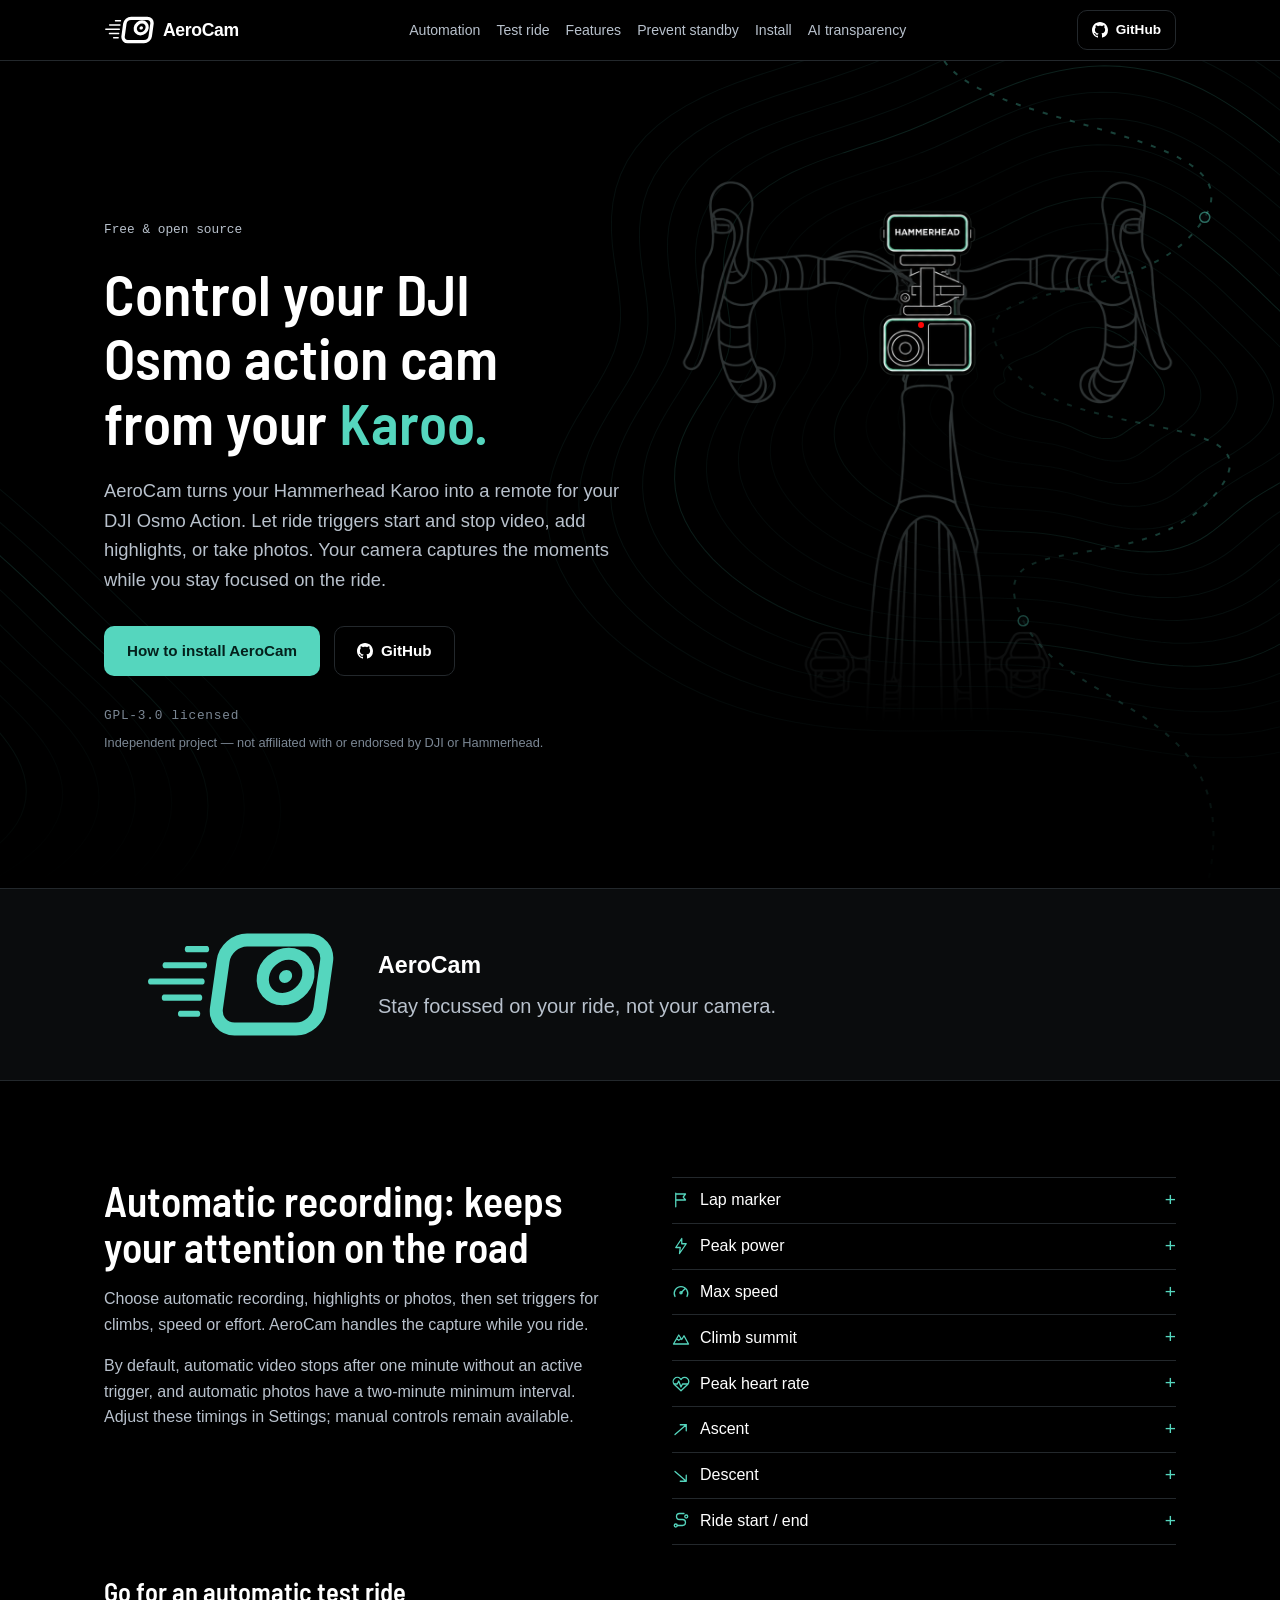
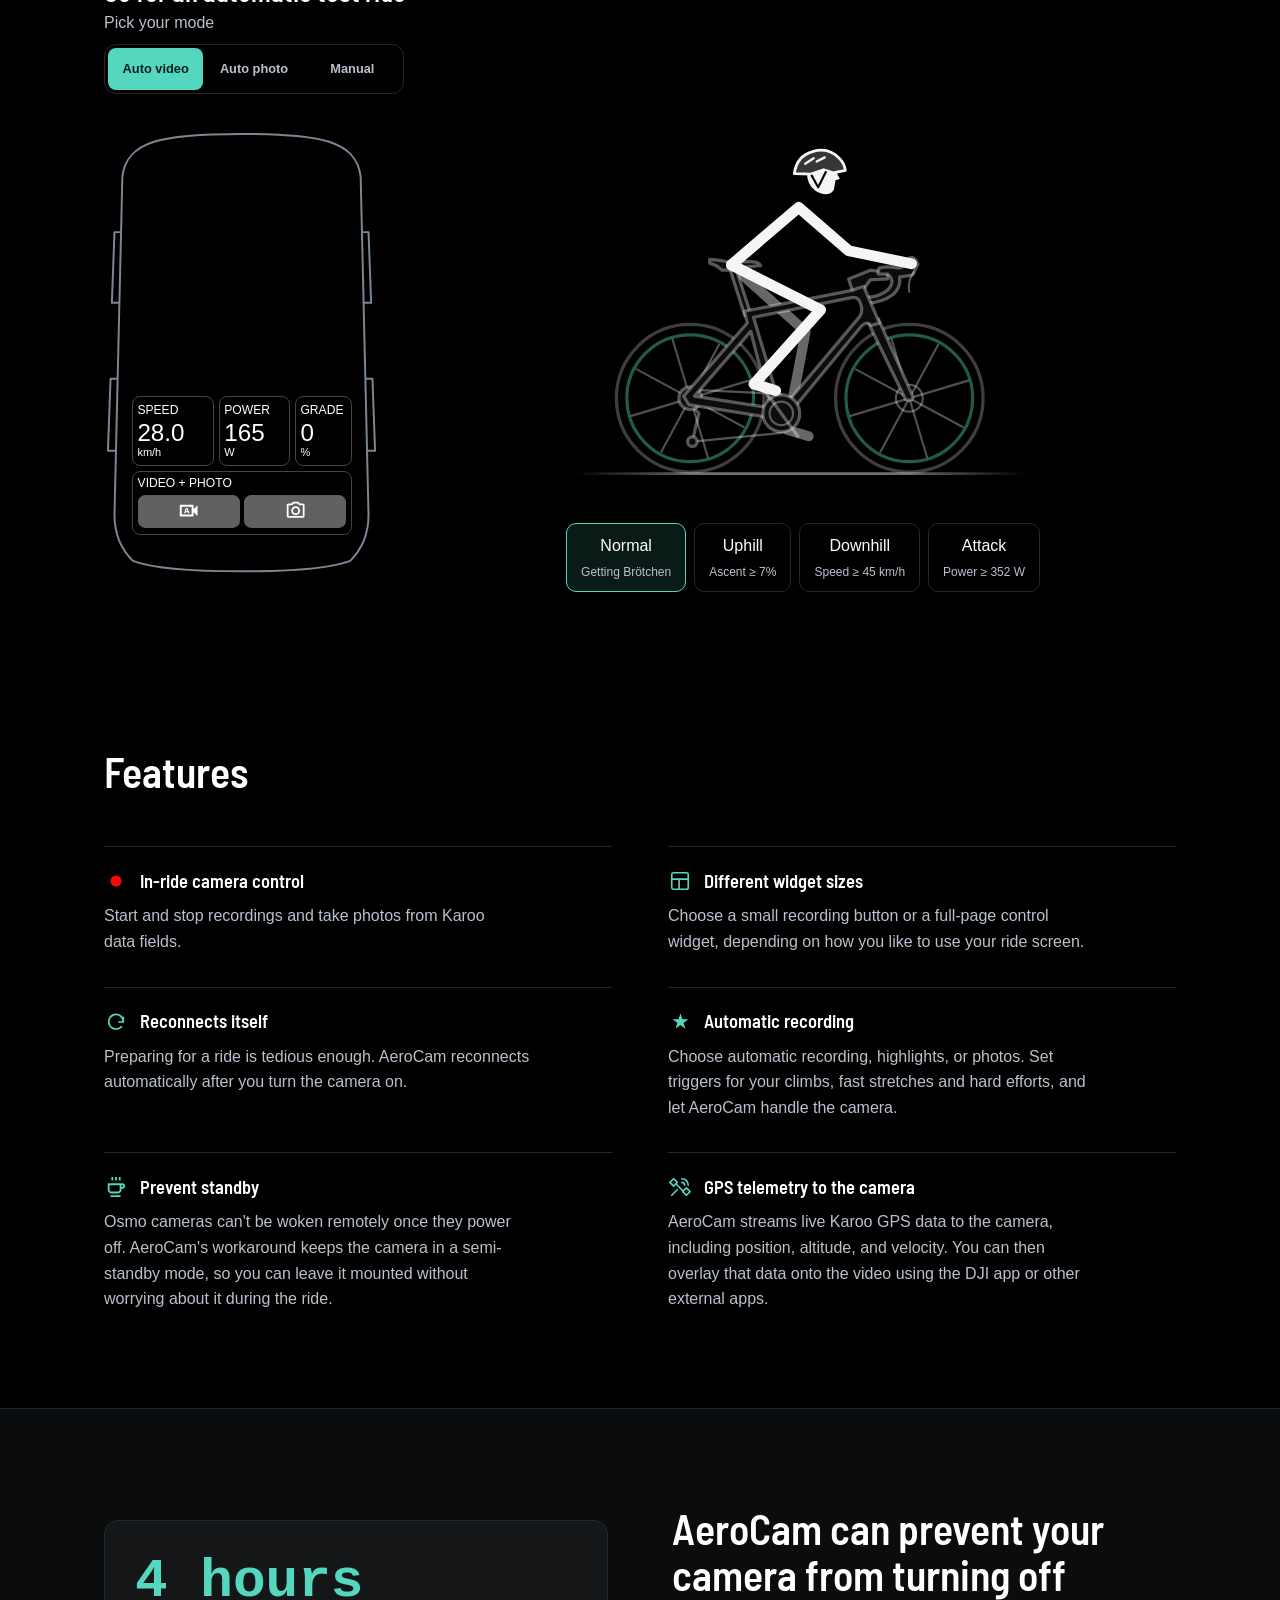
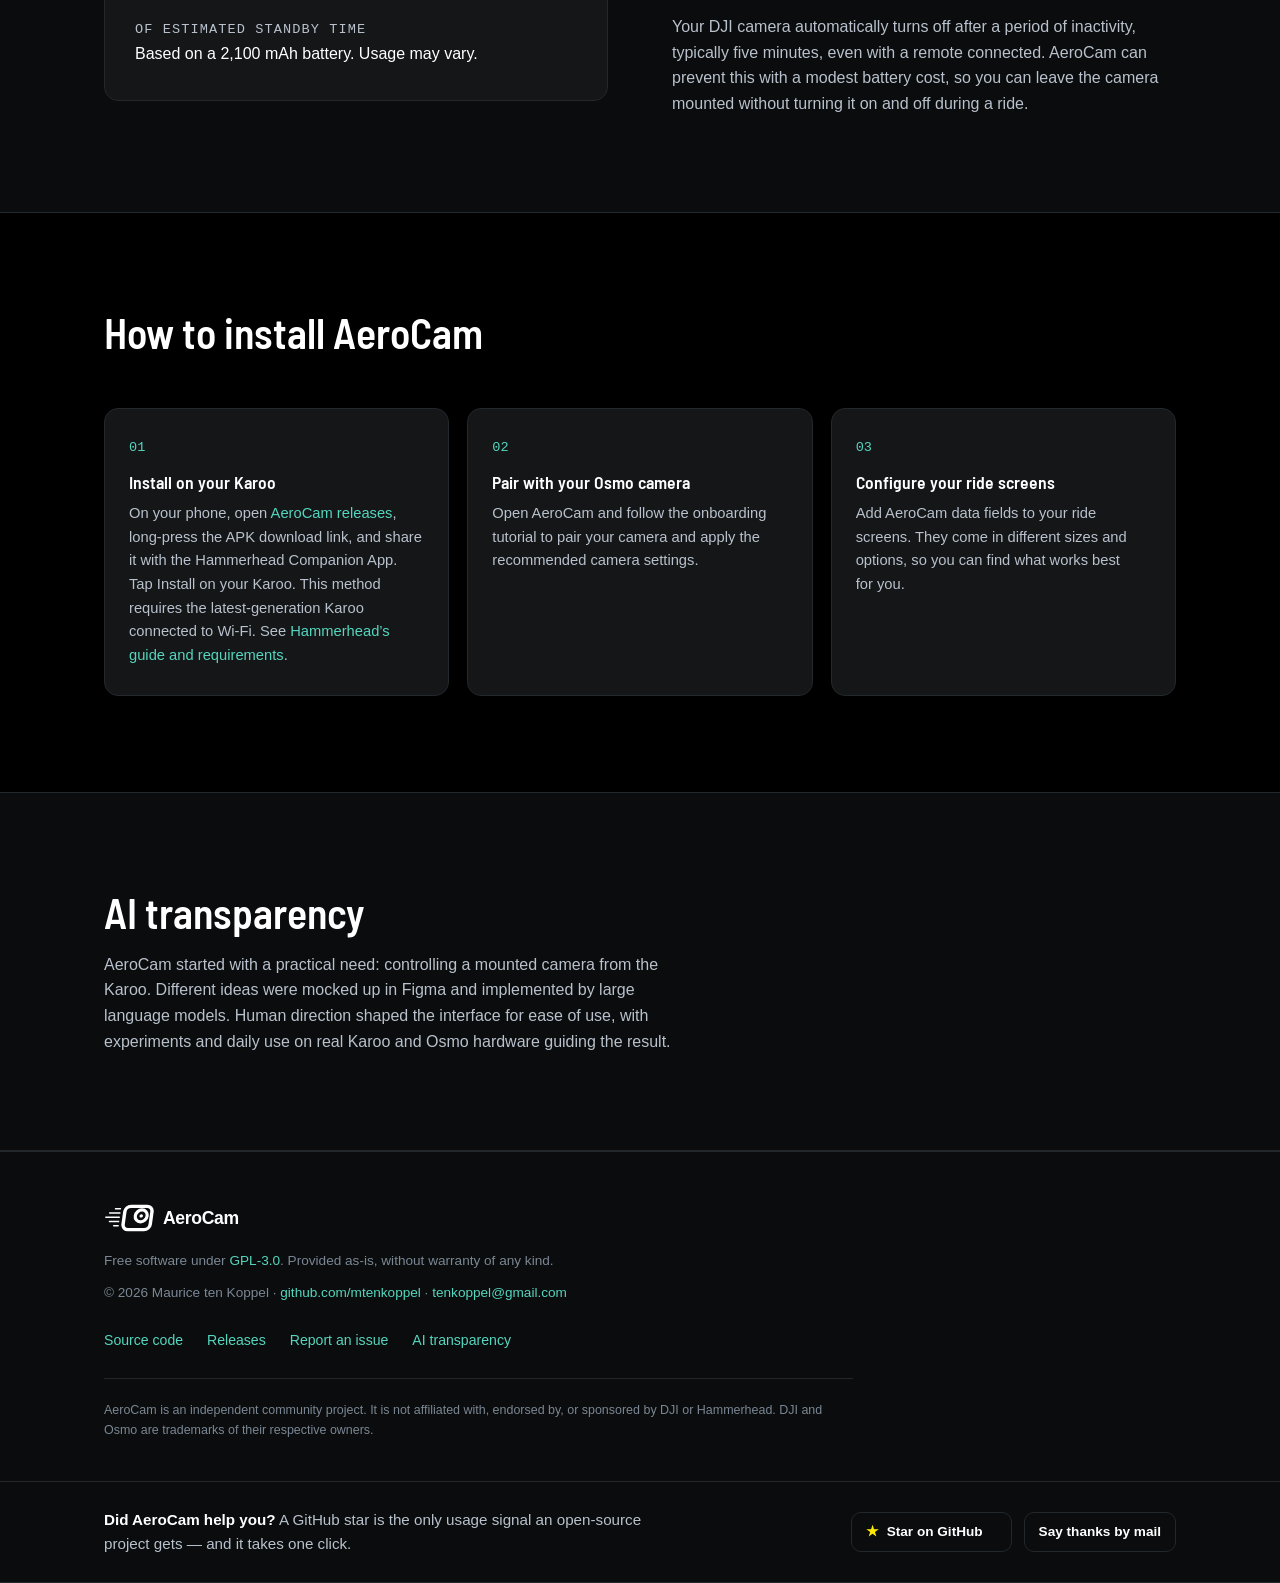
<file: landingpage/index.html>
<!DOCTYPE html>
<html lang="en">
<head>
  <meta charset="UTF-8" />
  <meta name="viewport" content="width=device-width, initial-scale=1.0" />
  <title>AeroCam — DJI Osmo Action control for Hammerhead Karoo</title>
  <meta name="description" content="AeroCam is an open-source Karoo extension that controls your DJI Osmo Action over Bluetooth. Automatic recording, photos and video highlights, triggered by your ride." />
  <link rel="stylesheet" href="styles.css?v=582ee460f938" />
  <link rel="stylesheet" href="ride-demo.css?v=d69779c7762c">
</head>
<body>

  <!-- AeroCam mark (from /Developer/AeroCam/AeroCam.svg), recolorable via currentColor -->
  <svg xmlns="http://www.w3.org/2000/svg" style="display:none" aria-hidden="true">
    <symbol id="aerocam-mark" viewBox="0 128 470 264">
      <path d="M406.919 150H254.919C226.2 150 199.647 173.281 195.611 202L179.308 318C175.272 346.719 195.281 370 224 370H376C404.719 370 431.272 346.719 435.308 318L451.611 202C455.647 173.281 435.638 150 406.919 150Z" stroke="currentColor" stroke-width="32.1569" fill="none"/>
      <path d="M342.4 296C373.328 296 401.924 270.928 406.27 240C410.617 209.072 389.069 184 358.141 184C327.213 184 298.617 209.072 294.27 240C289.924 270.928 311.472 296 342.4 296Z" stroke="currentColor" stroke-width="30.1471" fill="none"/>
      <path d="M348.022 256C356.858 256 365.028 248.837 366.27 240C367.512 231.163 361.356 224 352.519 224C343.682 224 335.512 231.163 334.27 240C333.028 248.837 339.185 256 348.022 256Z" fill="currentColor"/>
      <path d="M156 165H106C103.239 165 101 168.358 101 172.5C101 176.642 103.239 180 106 180H156C158.761 180 161 176.642 161 172.5C161 168.358 158.761 165 156 165Z" fill="currentColor"/>
      <path d="M151 205H51C48.2386 205 46 208.358 46 212.5C46 216.642 48.2386 220 51 220H151C153.761 220 156 216.642 156 212.5C156 208.358 153.761 205 151 205Z" fill="currentColor"/>
      <path d="M145 245H15C12.2386 245 10 248.358 10 252.5C10 256.642 12.2386 260 15 260H145C147.761 260 150 256.642 150 252.5C150 248.358 147.761 245 145 245Z" fill="currentColor"/>
      <path d="M139 285H49C46.2386 285 44 288.358 44 292.5C44 296.642 46.2386 300 49 300H139C141.761 300 144 296.642 144 292.5C144 288.358 141.761 285 139 285Z" fill="currentColor"/>
      <path d="M134 325H89C86.2386 325 84 328.358 84 332.5C84 336.642 86.2386 340 89 340H134C136.761 340 139 336.642 139 332.5C139 328.358 136.761 325 134 325Z" fill="currentColor"/>
    </symbol>
  </svg>

  <!-- ======================= NAV ======================= -->
  <header class="nav">
    <div class="container nav-inner">
      <a class="brand" href="#top"><svg class="brand-logo"><use href="#aerocam-mark"/></svg>AeroCam</a>
      <nav class="nav-links">
        <a href="#highlights">Automation</a>
        <a href="#widgets">Test ride</a>
        <a href="#features">Features</a>
        <a href="#keepawake">Prevent standby</a>
        <a href="#how">Install</a>
        <a href="#transparency">AI transparency</a>
      </nav>
      <a class="btn btn-ghost btn-sm" href="https://github.com/mtenkoppel/AeroCam" target="_blank" rel="noopener">
        <svg class="icon" viewBox="0 0 16 16" aria-hidden="true"><path fill="currentColor" d="M8 0C3.58 0 0 3.58 0 8c0 3.54 2.29 6.53 5.47 7.59.4.07.55-.17.55-.38 0-.19-.01-.82-.01-1.49-2.01.37-2.53-.49-2.69-.94-.09-.23-.48-.94-.82-1.13-.28-.15-.68-.52-.01-.53.63-.01 1.08.58 1.23.82.72 1.21 1.87.87 2.33.66.07-.52.28-.87.51-1.07-1.78-.2-3.64-.89-3.64-3.95 0-.87.31-1.59.82-2.15-.08-.2-.36-1.02.08-2.12 0 0 .67-.21 2.2.82.64-.18 1.32-.27 2-.27s1.36.09 2 .27c1.53-1.04 2.2-.82 2.2-.82.44 1.1.16 1.92.08 2.12.51.56.82 1.27.82 2.15 0 3.07-1.87 3.75-3.65 3.95.29.25.54.73.54 1.48 0 1.07-.01 1.93-.01 2.2 0 .21.15.46.55.38A8.01 8.01 0 0 0 16 8c0-4.42-3.58-8-8-8z"/></svg>
        GitHub
      </a>
    </div>
  </header>

  <!-- ======================= HERO ======================= -->
  <section class="hero" id="top">
    <div class="hero-terrain-bg" aria-hidden="true"></div>
    <div class="container hero-inner">
      <div class="hero-copy reveal">
        <div class="pill">
          Free &amp; open source
        </div>
        <h1>Control your DJI Osmo action cam from your <span class="accent">Karoo.</span></h1>
        <p class="lede">
          AeroCam turns your Hammerhead Karoo into a remote for your DJI Osmo Action.
          Let ride triggers start and stop video, add highlights, or take photos.
          Your camera captures the moments while you stay focused on the ride.
        </p>
        <div class="cta-row">
          <a class="btn btn-primary" href="#how">
            How to install AeroCam
          </a>
          <a class="btn btn-ghost" href="https://github.com/mtenkoppel/AeroCam" target="_blank" rel="noopener">
            <svg class="icon" viewBox="0 0 16 16" aria-hidden="true"><path fill="currentColor" d="M8 0C3.58 0 0 3.58 0 8c0 3.54 2.29 6.53 5.47 7.59.4.07.55-.17.55-.38 0-.19-.01-.82-.01-1.49-2.01.37-2.53-.49-2.69-.94-.09-.23-.48-.94-.82-1.13-.28-.15-.68-.52-.01-.53.63-.01 1.08.58 1.23.82.72 1.21 1.87.87 2.33.66.07-.52.28-.87.51-1.07-1.78-.2-3.64-.89-3.64-3.95 0-.87.31-1.59.82-2.15-.08-.2-.36-1.02.08-2.12 0 0 .67-.21 2.2.82.64-.18 1.32-.27 2-.27s1.36.09 2 .27c1.53-1.04 2.2-.82 2.2-.82.44 1.1.16 1.92.08 2.12.51.56.82 1.27.82 2.15 0 3.07-1.87 3.75-3.65 3.95.29.25.54.73.54 1.48 0 1.07-.01 1.93-.01 2.2 0 .21.15.46.55.38A8.01 8.01 0 0 0 16 8c0-4.42-3.58-8-8-8z"/></svg>
            GitHub
          </a>
        </div>
        <p class="hero-license mono">GPL-3.0 licensed</p>
        <p class="hero-disclaimer">Independent project — not affiliated with or endorsed by DJI or Hammerhead.</p>
      </div>

      <figure class="hero-cockpit">
        <div class="cockpit-art">
          <img src="images/cockpit-header-v4.png" width="1086" height="1448"
            alt="A Hammerhead computer and action camera mounted at the centre of a road bike’s handlebars."
            fetchpriority="high" decoding="async" />
          <span class="cockpit-recording-dot" aria-hidden="true"></span>
        </div>
      </figure>

    </div>
  </section>

  <!-- ======================= PITCH STRIP ======================= -->
  <section class="strip">
    <div class="container strip-inner reveal">
      <!-- Logo with live wind: the five speed lines gust individually -->
      <svg class="strip-logo" viewBox="0 128 470 264" aria-hidden="true">
        <path d="M406.919 150H254.919C226.2 150 199.647 173.281 195.611 202L179.308 318C175.272 346.719 195.281 370 224 370H376C404.719 370 431.272 346.719 435.308 318L451.611 202C455.647 173.281 435.638 150 406.919 150Z" stroke="currentColor" stroke-width="32.1569" fill="none"/>
        <path d="M342.4 296C373.328 296 401.924 270.928 406.27 240C410.617 209.072 389.069 184 358.141 184C327.213 184 298.617 209.072 294.27 240C289.924 270.928 311.472 296 342.4 296Z" stroke="currentColor" stroke-width="30.1471" fill="none"/>
        <path d="M348.022 256C356.858 256 365.028 248.837 366.27 240C367.512 231.163 361.356 224 352.519 224C343.682 224 335.512 231.163 334.27 240C333.028 248.837 339.185 256 348.022 256Z" fill="currentColor"/>
        <path class="wind wind-1" d="M156 165H106C103.239 165 101 168.358 101 172.5C101 176.642 103.239 180 106 180H156C158.761 180 161 176.642 161 172.5C161 168.358 158.761 165 156 165Z" fill="currentColor"/>
        <path class="wind wind-2" d="M151 205H51C48.2386 205 46 208.358 46 212.5C46 216.642 48.2386 220 51 220H151C153.761 220 156 216.642 156 212.5C156 208.358 153.761 205 151 205Z" fill="currentColor"/>
        <path class="wind wind-3" d="M145 245H15C12.2386 245 10 248.358 10 252.5C10 256.642 12.2386 260 15 260H145C147.761 260 150 256.642 150 252.5C150 248.358 147.761 245 145 245Z" fill="currentColor"/>
        <path class="wind wind-4" d="M139 285H49C46.2386 285 44 288.358 44 292.5C44 296.642 46.2386 300 49 300H139C141.761 300 144 296.642 144 292.5C144 288.358 141.761 285 139 285Z" fill="currentColor"/>
        <path class="wind wind-5" d="M134 325H89C86.2386 325 84 328.358 84 332.5C84 336.642 86.2386 340 89 340H134C136.761 340 139 336.642 139 332.5C139 328.358 136.761 325 134 325Z" fill="currentColor"/>
      </svg>
      <p><span class="strip-strong">AeroCam</span>Stay focussed on your ride, not your camera.</p>
    </div>
  </section>

  <!-- ======================= AUTOMATION ======================= -->
  <section class="section" id="highlights">
    <div class="container split">
      <div class="split-copy reveal">
        <h2>Automatic recording: keeps your attention on the road</h2>
        <p>Choose automatic recording, highlights or photos, then set triggers for climbs, speed or effort. AeroCam handles the capture while you ride.</p>
        <p>By default, automatic video stops after one minute without an active trigger, and automatic photos have a two-minute minimum interval. Adjust these timings in Settings; manual controls remain available.</p>
      </div>
      <div class="trigger-board reveal">
        <details class="trigger-detail"><summary><span class="trigger-icon" aria-hidden="true"><svg viewBox="0 0 24 24" fill="none" stroke="currentColor" stroke-width="1.7" stroke-linecap="round" stroke-linejoin="round"><path d="M5 21V3m0 1h13l-3 4 3 4H5"/></svg></span><span class="trigger-label">Lap marker</span></summary><p>Triggers your chosen action when Karoo records a new lap.</p></details>
        <details class="trigger-detail"><summary><span class="trigger-icon" aria-hidden="true"><svg viewBox="0 0 24 24" fill="none" stroke="currentColor" stroke-width="1.7" stroke-linecap="round" stroke-linejoin="round"><path d="m13 2-8 12h6l-1 8 9-13h-6z"/></svg></span><span class="trigger-label">Peak power</span></summary><p>Triggers your chosen action when your power crosses the configured wattage.</p></details>
        <details class="trigger-detail"><summary><span class="trigger-icon" aria-hidden="true"><svg viewBox="0 0 24 24" fill="none" stroke="currentColor" stroke-width="1.7" stroke-linecap="round" stroke-linejoin="round"><path d="M4 18a9 9 0 1 1 16 0M12 13l5-5"/><circle cx="12" cy="13" r="1.5"/></svg></span><span class="trigger-label">Max speed</span></summary><p>Triggers your chosen action when your speed crosses the configured threshold.</p></details>
        <details class="trigger-detail"><summary><span class="trigger-icon" aria-hidden="true"><svg viewBox="0 0 24 24" fill="none" stroke="currentColor" stroke-width="1.7" stroke-linecap="round" stroke-linejoin="round"><path d="m2 20 7-12 4 6 3-5 6 11H2m4-7 3 2 3-2"/></svg></span><span class="trigger-label">Climb summit</span></summary><p>Triggers your chosen action when you reach the summit of a climb in your active route.</p></details>
        <details class="trigger-detail"><summary><span class="trigger-icon" aria-hidden="true"><svg viewBox="0 0 24 24" fill="none" stroke="currentColor" stroke-width="1.7" stroke-linecap="round" stroke-linejoin="round"><path d="M20.8 4.8a5.5 5.5 0 0 0-7.8 0L12 6l-1-1.2a5.5 5.5 0 0 0-7.8 7.8L12 21l8.8-8.4a5.5 5.5 0 0 0 0-7.8Z"/><path d="M3 12h4l2-4 3 8 2-4h7"/></svg></span><span class="trigger-label">Peak heart rate</span></summary><p>Triggers your chosen action when your heart rate crosses the configured threshold.</p></details>
        <details class="trigger-detail"><summary><span class="trigger-icon" aria-hidden="true"><svg viewBox="0 0 24 24" fill="none" stroke="currentColor" stroke-width="1.7" stroke-linecap="round" stroke-linejoin="round"><path d="M4 18 19 5m-8 0h8v8"/></svg></span><span class="trigger-label">Ascent</span></summary><p>Capture a climb at your chosen positive gradient. Optionally require a minimum speed too.</p></details>
        <details class="trigger-detail"><summary><span class="trigger-icon" aria-hidden="true"><svg viewBox="0 0 24 24" fill="none" stroke="currentColor" stroke-width="1.7" stroke-linecap="round" stroke-linejoin="round"><path d="m4 6 15 13m-8 0h8v-8"/></svg></span><span class="trigger-label">Descent</span></summary><p>Capture a descent at your chosen negative gradient. Optionally require a minimum speed too.</p></details>
        <details class="trigger-detail"><summary><span class="trigger-icon" aria-hidden="true"><svg viewBox="0 0 24 24" fill="none" stroke="currentColor" stroke-width="1.7" stroke-linecap="round" stroke-linejoin="round"><circle cx="5" cy="18" r="2"/><circle cx="19" cy="6" r="2"/><path d="M7 18h7a4 4 0 0 0 0-8h-4a4 4 0 0 1 0-8h6"/></svg></span><span class="trigger-label">Ride start / end</span></summary><p>Adds a highlight at the start and end of a ride when the camera is recording.</p></details>
      </div>
    </div>
  </section>

  <section class="section" id="widgets" aria-labelledby="ride-demo-title">
    <div class="container">
      <header class="ride-demo-intro">
        <h3 id="ride-demo-title">Go for an automatic test ride</h3>
        <p id="ride-mode-label">Pick your mode</p>
        <div class="ride-mode" role="radiogroup" aria-labelledby="ride-mode-label">
          <label><input type="radio" name="ride-mode" value="video" checked><span>Auto video</span></label>
          <label><input type="radio" name="ride-mode" value="photo"><span>Auto photo</span></label>
          <label><input type="radio" name="ride-mode" value="manual"><span>Manual</span></label>
        </div>
      </header>
      <div class="ride-demo" data-ride-demo data-mode="video">
        <div class="ride-device">
          <svg class="ride-device-outline" viewBox="0 0 210 340" fill="none" stroke="currentColor" stroke-width="1.5" stroke-linejoin="round" aria-hidden="true" focusable="false">
            <path d="M105 3C165 3 193 8 196 36L202 294Q202 315 188 329Q167 337 105 337Q43 337 22 329Q8 315 8 294L14 36C17 8 45 3 105 3Z"/>
            <path d="M12.6 78H8L6 132H11.8M10.5 190H5L3 245H9.1M197.4 78H202L204 132H198.2M199.5 190H205L207 245H200.9"/>
          </svg>
          <div class="ride-display" role="group" aria-label="Ride and camera widgets">
            <div class="ride-metrics">
              <div><span>SPEED</span><strong data-speed>28.0</strong><small>km/h</small></div>
              <div><span>POWER</span><strong data-watts>165</strong><small>W</small></div>
              <div><span>GRADE</span><strong data-grade>0</strong><small>%</small></div>
            </div>
            <div class="ride-camera">
              <span>VIDEO + PHOTO</span>
              <div class="ride-camera-row">
                <button type="button" class="ride-video" aria-label="Start recording">
                  <span class="ride-armed"><svg viewBox="0 0 24 24" fill="currentColor" aria-hidden="true"><g transform="translate(0 0) translate(12 12) scale(1.111111) translate(-12 -12)"><path fill-rule="nonzero" d="M15,8v8H5V8h10m1,-2H4c-0.55,0 -1,0.45 -1,1v10c0,0.55 0.45,1 1,1h12c0.55,0 1,-0.45 1,-1v-3.5l4,4v-11l-4,4V7c0,-0.55 -0.45,-1 -1,-1z"/></g><g class="ride-video-auto" transform="translate(-2.222222 0) translate(12 12) scale(1) translate(-12 -12)"><path fill-rule="evenodd" d="M8.9,15L11.1,9h1.8l2.2,6h-1.5l-0.4,-1.3h-2.4L10.4,15zM11.2,12.5h1.6L12,10.2z"/></g></svg></span>
                  <span class="ride-recording" hidden><b data-timer>00:00</b><small data-rec-label>AUTO REC</small></span>
                </button>
                <button type="button" class="ride-photo" aria-label="Take photo">
                  <svg viewBox="0 0 24 24" fill="currentColor" aria-hidden="true">
                    <path d="M14.12,4l1.83,2H20v12H4V6h4.05l1.83,-2h4.24M15,2H9L7.17,4H4c-1.1,0 -2,0.9 -2,2v12c0,1.1 0.9,2 2,2h16c1.1,0 2,-0.9 2,-2V6c0,-1.1 -0.9,-2 -2,-2h-3.17L15,2z"/>
                    <path class="ride-photo-lens" d="M12,9c1.65,0 3,1.35 3,3s-1.35,3 -3,3 -3,-1.35 -3,-3 1.35,-3 3,-3M12,7c-2.76,0 -5,2.24 -5,5s2.24,5 5,5 5,-2.24 5,-5 -2.24,-5 -5,-5z"/>
                    <path class="ride-photo-auto" fill-rule="evenodd" d="M8.9,15L11.1,9h1.8l2.2,6h-1.5l-0.4,-1.3h-2.4L10.4,15zM11.2,12.5h1.6L12,10.2z"/>
                    <path class="ride-photo-check" d="M10.2,17.2L6.8,13.8 8.2,12.4 10.2,14.4 15.8,8.8 17.2,10.2z"/>
                  </svg>
                </button>
                <button type="button" class="ride-star" aria-label="Add highlight" hidden><svg viewBox="0 0 24 24" fill="currentColor" aria-hidden="true"><path fill-rule="nonzero" d="M12,17.27L18.18,21 16.54,13.97 22,9.24 14.81,8.62 12,2 9.19,8.62 2,9.24 7.45,13.97 5.82,21z"/></svg></button>
              </div>
            </div>
          </div>
          <p class="ride-status" role="status">Auto video armed</p>
        </div>
        <div class="johnny-panel">
          <div class="johnny-scene">
            <svg viewBox="37 -2 212 183" role="img" aria-label="Side view of Johnny pedaling a bicycle">
      <defs>
        <linearGradient id="johnny-ground-fade" gradientUnits="userSpaceOnUse" x1="38" x2="246" y1="163.7" y2="163.7">
          <stop offset="0%" stop-color="#000"/>
          <stop offset="28%" stop-color="#707070"/>
          <stop offset="72%" stop-color="#707070"/>
          <stop offset="100%" stop-color="#000"/>
        </linearGradient>
      </defs>
      <path data-ground d="M38 163.7H246" stroke="url(#johnny-ground-fade)" stroke-width="1.25" stroke-linecap="round"/>
      <g data-sprite>
      <g data-assembly fill="none" stroke-linecap="round" stroke-linejoin="round">
        <g class="bike-rims" stroke-width="1.5">
          <circle cx="91" cy="129" r="34"/>
          <circle cx="192" cy="129" r="34"/>
        </g>
        <g class="bike-inner-rims" stroke-width="1.45">
          <circle cx="91" cy="129" r="29.2"/>
          <circle cx="192" cy="129" r="29.2"/>
        </g>
        <g class="bike-spokes" stroke-width="1">
          <path data-wheel="91" d="M63 129h56M91 101v56m-20-48 40 40m0-40-40 40"/>
          <path data-wheel="192" d="M164 129h56M192 101v56m-20-48 40 40m0-40-40 40"/>
        </g>
        <path data-far stroke="currentColor" opacity=".42" stroke-width="4.6"/>
        <g class="bike-outline">
          <g aria-label="Chain and rear derailleur">
            <path d="M91 125l42 2m0 18-41 4" stroke-width="1"/>
            <path d="M91 130q1 3 4 6l-3 13"/>
            <circle class="bike-tubes" cx="91" cy="129" r="5.2"/>
            <circle class="bike-tubes" cx="92" cy="149" r="2.2"/>
          </g>
          <circle cx="192" cy="129" r="6.2" stroke-width="1"/>
          <g aria-label="Stem and drop bars">
            <path class="bike-tubes" d="M166 80l-2-6 10-4 8 1v3l-8 .5-4 5.5z"/>
            <path class="bike-tubes" d="M178 69q4-1 9 0 3 0 4-4 2-2 4 .2l1 2-2.5 5-6 1q.8 4.5-3 8-5 3.8-12 4l-.4-2.6q6.6-.5 10-3.6 3.7-4.1 0-7.2l-4.5-.1z"/>
            <path d="M194 71q-3 4-2 9" stroke-width="1"/>
          </g>
          <g aria-label="Saddle">
            <path class="bike-tubes" d="M109.5 70l2.6-.7 6.7 20.5-2.7 1z"/>
            <path class="bike-tubes" d="M100 65q4 0 8.7 1.2l10-.2q3.8-.1 4.8 1.9l-8.8.8-4.3 1.3h-4.8q-2.5-2.6-5.6-3.2z"/>
          </g>
          <path class="bike-tubes" d="M173 94l4.8-1.5 15.7 35.4q.6 1.5-1.2 2.1l-2-.4z"/>
          <path class="bike-tubes" fill-rule="evenodd"
            d="M88 128l29.3-33.7-1.3-5.4 50.1-9.7 2-.9 2.9-.8 7.2 16.8-3.7 1.2
               q-1.7-2.5-4.7.4l-33.7 40.9-5 1.7-40.8-6.6z
               M93 128l25.9-29.8 9.1 35.2z
               M120.2 91.7l45.2-9.1q3.4-.4 4.2 3.1 1.2 3.1-.6 5.8l-36 42.8z"/>
          <circle class="bike-tubes" cx="133" cy="136" r="8.5"/>
          <circle cx="133" cy="136" r="5.4" stroke-width="1"/>
          <path data-crank/>
        </g>
        <path data-body stroke="currentColor" stroke-width="5"/>
        <g data-head>
          <path d="M-6-3q3-6 9-3l4 4 2 4-2 .5-.8 4.5Q4 10 0 8.5-7 6-6-3z" fill="currentColor"/>
          <path class="rider-helmet" stroke="currentColor" stroke-width="1.3"
            d="M-12-.5q1-8.1 8.4-10.2Q4-13 9.1-7.2q2.1 2.3 2.4 5.2L6-.9 1.5-2.3l-5.8 2z"/>
          <path d="M-7-5.1l3.9-2.5m1.4 1.5 3.7-1.9" stroke="currentColor" stroke-width="1.1"/>
          <path d="M-4 .4l3 5.4 3.5-7.1" stroke="var(--background)" stroke-width="1"/>
        </g>
        <path data-near stroke="currentColor" stroke-width="5"/>
      </g>
      </g>
    </svg>
          </div>
          <div class="johnny-actions" role="group" aria-label="Ride mode">
            <button type="button" class="btn btn-ghost" data-move="normal" aria-pressed="true">Normal<small>Getting Brötchen</small></button>
            <button type="button" class="btn btn-ghost" data-move="uphill" aria-pressed="false">Uphill<small>Ascent ≥ 7%</small></button>
            <button type="button" class="btn btn-ghost" data-move="downhill" aria-pressed="false">Downhill<small>Speed ≥ 45 km/h</small></button>
            <button type="button" class="btn btn-ghost" data-move="attack" aria-pressed="false">Attack<small>Power ≥ 352 W</small></button>
          </div>
        </div>
      </div>
    </div>
  </section>

  <section class="section" id="features">
    <div class="container">
      <div class="section-head reveal">
        <h2>Features</h2>
      </div>
      <div class="cards">
        <article class="card reveal">
          <h3><span class="feature-graphic" aria-hidden="true"><svg viewBox="0 0 24 24" aria-hidden="true"><circle cx="12" cy="12" r="6" fill="#ff0505"/></svg></span><span class="feature-title">In-ride camera control</span></h3>
          <p>Start and stop recordings and take photos from Karoo data fields.</p>
        </article>
        <article class="card reveal">
          <h3><span class="feature-graphic" aria-hidden="true"><svg viewBox="0 0 24 24" fill="none" stroke="currentColor" stroke-width="1.8" stroke-linecap="round" stroke-linejoin="round"><rect x="3" y="3" width="18" height="18" rx="2"/><path d="M3 10h18M11 10v11"/></svg></span><span class="feature-title">Different widget sizes</span></h3>
          <p>Choose a small recording button or a full-page control widget, depending on how you like to use your ride screen.</p>
        </article>
        <article class="card reveal">
          <h3><span class="feature-graphic" aria-hidden="true"><svg viewBox="0 0 24 24" fill="none" stroke="currentColor" stroke-width="1.8" stroke-linecap="round" stroke-linejoin="round"><path d="M20 7v5h-5M20 12a8 8 0 1 0-2 5"/></svg></span><span class="feature-title">Reconnects itself</span></h3>
          <p>Preparing for a ride is tedious enough. AeroCam reconnects automatically after you turn the camera on.</p>
        </article>
        <article class="card reveal">
          <h3><span class="feature-graphic" aria-hidden="true">★</span><span class="feature-title">Automatic recording</span></h3>
          <p>Choose automatic recording, highlights, or photos. Set triggers for your climbs, fast stretches and hard efforts, and let AeroCam handle the camera.</p>
        </article>
        <article class="card reveal">
          <h3><span class="feature-graphic" aria-hidden="true"><svg viewBox="0 0 24 24"><path fill="currentColor" d="M18,8H19C20.66,8 22,9.34 22,11C22,12.66 20.66,14 19,14H18V15C18,17.21 16.21,19 14,19H7C4.79,19 3,17.21 3,15V8H18M18,10V12H19C19.55,12 20,11.55 20,11C20,10.45 19.55,10 19,10H18M5,10V15C5,16.1 5.9,17 7,17H14C15.1,17 16,16.1 16,15V10H5M6,21H17V23H6V21M7,1H9V5H7V1M11,1H13V5H11V1M15,1H17V5H15V1Z"/></svg></span><span class="feature-title">Prevent standby</span></h3>
          <p>Osmo cameras can't be woken remotely once they power off. AeroCam's workaround keeps the camera
          in a semi-standby mode, so you can leave it mounted without worrying about it during the ride.</p>
        </article>
        <article class="card reveal">
          <h3><span class="feature-graphic" aria-hidden="true"><svg viewBox="0 0 24 24" fill="none" stroke="currentColor" stroke-width="1.8" stroke-linecap="round" stroke-linejoin="round"><path d="m5 3 4 4-4 4-4-4zM19 13l4 4-4 4-4-4zM8 9l7 7M14 3a7 7 0 0 1 7 7M14 7a3 3 0 0 1 3 3M9 15l-3 3M3 21l3-3"/></svg></span><span class="feature-title">GPS telemetry to the camera</span></h3>
          <p>AeroCam streams live Karoo GPS data to the camera, including position, altitude, and velocity.
          You can then overlay that data onto the video using the DJI app or other external apps.</p>
        </article>
      </div>
    </div>
  </section>

  <!-- ======================= KEEP AWAKE ======================= -->
  <section class="section section-alt" id="keepawake">
    <div class="container split split-reverse">
      <div class="split-copy reveal">
        <h2>AeroCam can prevent your camera from turning off</h2>
        <p>Your DJI camera automatically turns off after a period of inactivity, typically
          five minutes, even with a remote connected. AeroCam can prevent this with a modest
          battery cost, so you can leave the camera mounted without turning it on and off during a ride.</p>
      </div>
      <div class="stat-panel reveal">
        <div class="stat">
          <span class="stat-value">4 hours</span>
          <span class="stat-unit">of estimated standby time</span>
        </div>
        <p class="stat-note">Based on a 2,100&nbsp;mAh battery. Usage may vary.</p>
      </div>
    </div>
  </section>

  <!-- ======================= HOW IT WORKS ======================= -->
  <section class="section" id="how">
    <div class="container">
      <div class="section-head reveal">
        <h2>How to install AeroCam</h2>
      </div>
      <ol class="steps">
        <li class="step reveal">
          <span class="step-num">01</span>
          <h3>Install on your Karoo</h3>
          <p>On your phone, open <a href="https://github.com/mtenkoppel/AeroCam/releases/latest" target="_blank" rel="noopener">AeroCam releases</a>,
          long-press the APK download link, and share it with the Hammerhead Companion App.
          Tap Install on your Karoo. This method requires the latest-generation Karoo connected to Wi-Fi.
          See <a href="https://support.hammerhead.io/hc/en-us/articles/31576497036827-Companion-App-Sideloading" target="_blank" rel="noopener">Hammerhead’s guide and requirements</a>.</p>
        </li>
        <li class="step reveal">
          <span class="step-num">02</span>
          <h3>Pair with your Osmo camera</h3>
          <p>Open AeroCam and follow the onboarding tutorial to pair your camera and apply the recommended camera settings.</p>
        </li>
        <li class="step reveal">
          <span class="step-num">03</span>
          <h3>Configure your ride screens</h3>
          <p>Add AeroCam data fields to your ride screens. They come in different sizes and options, so you can find what works best for you.</p>
        </li>
      </ol>
    </div>
  </section>

  <!-- ======================= AI TRANSPARENCY ======================= -->
  <section class="section section-alt" id="transparency">
    <div class="container transparency-copy">
      <div class="split-copy reveal">
        <h2>AI transparency</h2>
        <p>AeroCam started with a practical need: controlling a mounted camera from the Karoo.
          Different ideas were mocked up in Figma and implemented by large language models.
          Human direction shaped the interface for ease of use, with experiments and daily use on real Karoo and Osmo hardware guiding the result.</p>
      </div>

    </div>
  </section>

  <!-- ======================= FOOTER ======================= -->
  <footer class="footer">
    <div class="container footer-inner">
      <div class="footer-brand">
        <span class="brand"><svg class="brand-logo"><use href="#aerocam-mark"/></svg>AeroCam</span>
        <p>Free software under <a href="https://github.com/mtenkoppel/AeroCam/blob/master/LICENSE" target="_blank" rel="noopener">GPL-3.0</a>.
        Provided as-is, without warranty of any kind.</p>
        <p class="footer-contact">© 2026 Maurice ten Koppel &middot;
        <a href="https://github.com/mtenkoppel" target="_blank" rel="noopener">github.com/mtenkoppel</a> &middot;
        <a href="mailto:tenkoppel@gmail.com">tenkoppel@gmail.com</a></p>
      </div>
      <div class="footer-links">
        <a href="https://github.com/mtenkoppel/AeroCam" target="_blank" rel="noopener">Source code</a>
        <a href="https://github.com/mtenkoppel/AeroCam/releases/latest" target="_blank" rel="noopener">Releases</a>
        <a href="https://github.com/mtenkoppel/AeroCam/issues" target="_blank" rel="noopener">Report an issue</a>
        <a href="https://github.com/mtenkoppel/AeroCam#ai-transparency" target="_blank" rel="noopener">AI transparency</a>
      </div>
      <p class="footer-legal">
        AeroCam is an independent community project. It is not affiliated with, endorsed by, or
        sponsored by DJI or Hammerhead. DJI and Osmo are trademarks of their respective owners.
      </p>
    </div>
  </footer>

  <!-- ======================= THANKS ======================= -->
  <section class="thanks">
    <div class="container thanks-inner reveal">
      <p><strong>Did AeroCam help you?</strong> A GitHub star is the only usage signal an
      open-source project gets — and it takes one click.</p>
      <div class="thanks-actions">
        <a class="btn btn-ghost btn-sm" href="https://github.com/mtenkoppel/AeroCam" target="_blank" rel="noopener">
          <span class="star-glyph">★</span> Star on GitHub<span id="star-count"></span>
        </a>
        <a class="btn btn-ghost btn-sm" href="mailto:tenkoppel@gmail.com?subject=AeroCam%20says%20thanks">Say thanks by mail</a>
      </div>
    </div>
  </section>

  <script src="script.js?v=ce62c2b5a13b"></script>
  <script src="ride-demo.js?v=904b3975b1fd"></script>
</body>
</html>
</file>
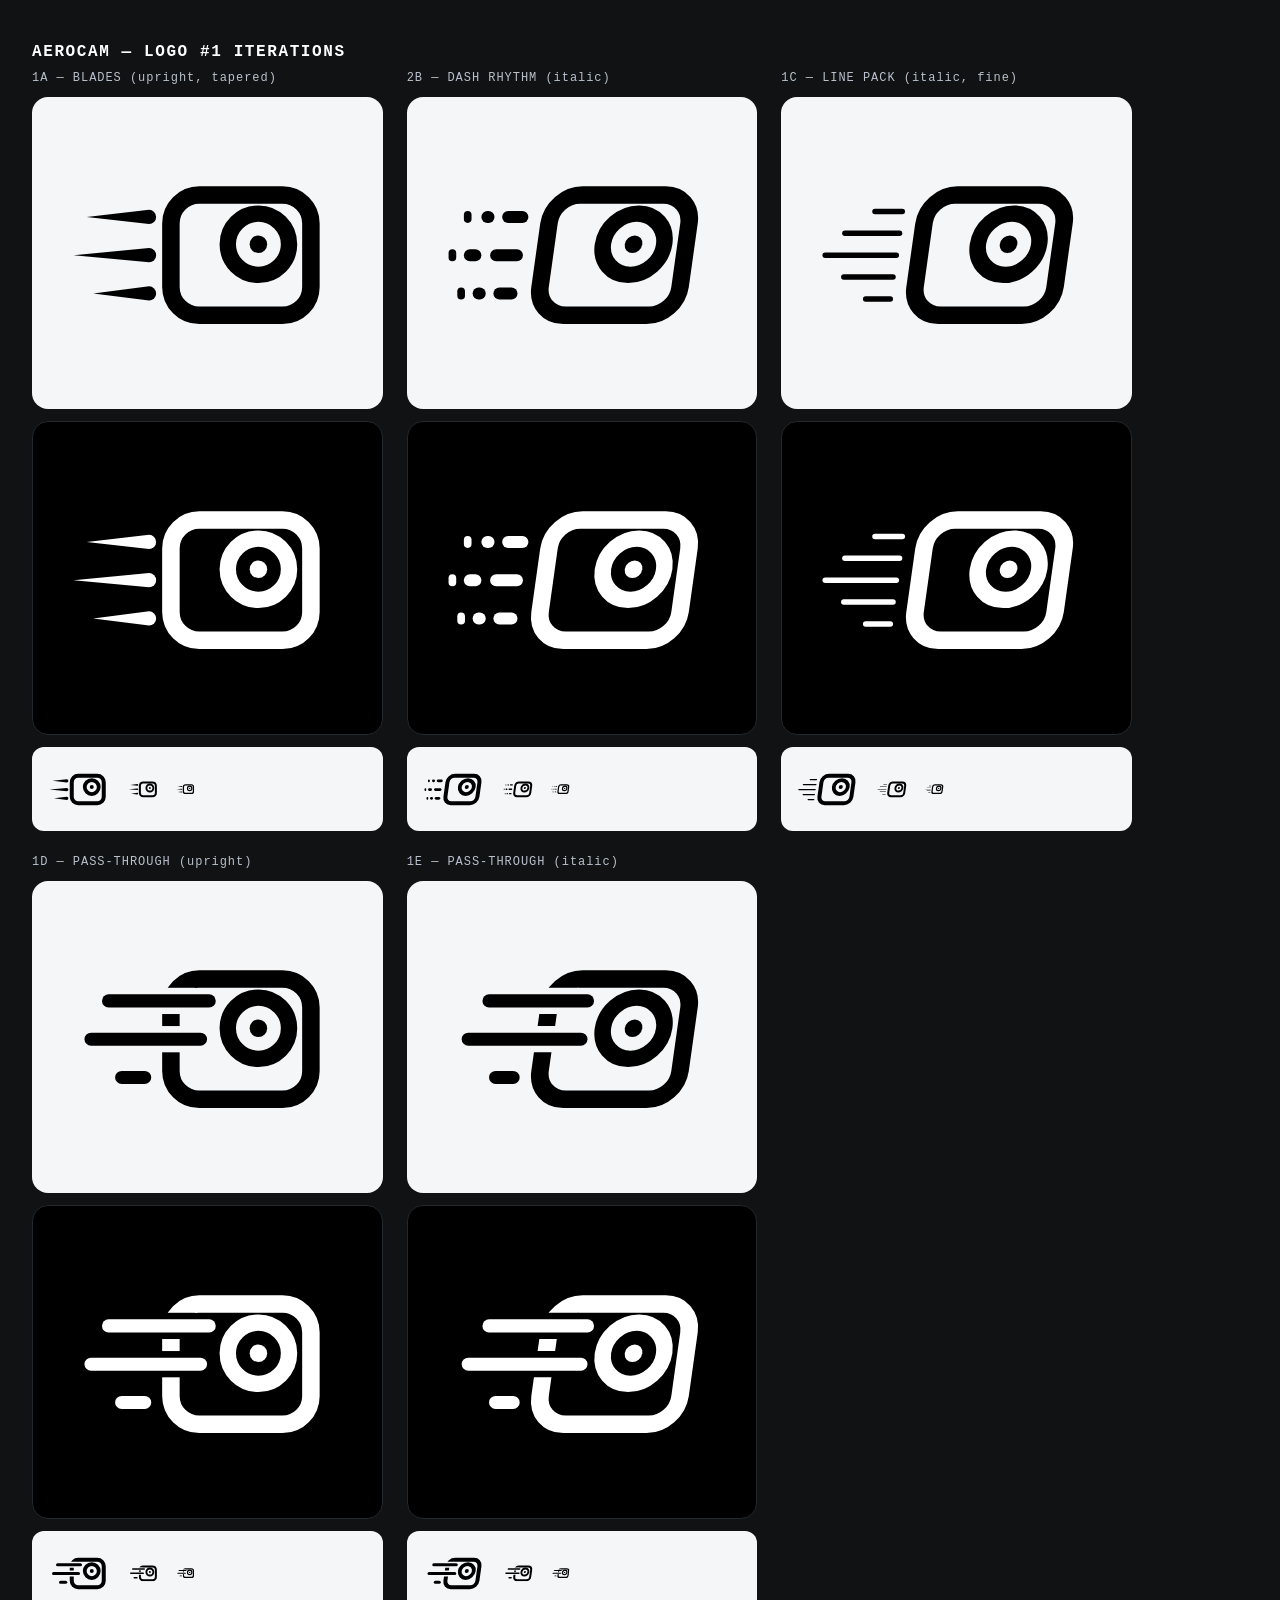
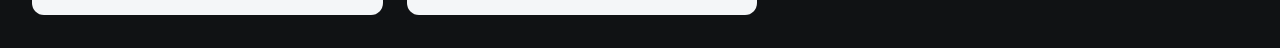
<file: landingpage/logos/index.html>
<!DOCTYPE html>
<html lang="en">
<head>
<meta charset="UTF-8"/>
<title>AeroCam logo concepts — iteration on #1</title>
<style>
  body { margin:0; background:#101214; font-family: ui-monospace, Menlo, monospace; color:#b8c1cc; padding:32px; }
  h1 { color:#fff; font-size:1rem; letter-spacing:0.1em; }
  .row { display:grid; grid-template-columns: repeat(3, 1fr); gap:24px; max-width:1100px; }
  .cell { display:flex; flex-direction:column; gap:12px; }
  .card { border-radius:16px; padding:16px; display:flex; align-items:center; justify-content:center; }
  .card.light { background:#f4f6f8; }
  .card.dark { background:#000; border:1px solid #23282c; }
  .card img.big { width:100%; max-width:280px; }
  .strip { display:flex; align-items:center; gap:16px; background:#f4f6f8; border-radius:12px; padding:10px 16px; }
  .strip img { display:block; }
  .dark img { filter: invert(1); }
  .label { font-size:0.75rem; letter-spacing:0.08em; }
</style>
</head>
<body>
<h1>AEROCAM — LOGO #1 ITERATIONS</h1>
<div class="row">
  <div class="cell">
    <span class="label">1A — BLADES (upright, tapered)</span>
    <div class="card light"><img class="big" src="aerocam-logo-1a.svg"/></div>
    <div class="card dark"><img class="big" src="aerocam-logo-1a.svg"/></div>
    <div class="strip"><img src="aerocam-logo-1a.svg" width="64"/><img src="aerocam-logo-1a.svg" width="32"/><img src="aerocam-logo-1a.svg" width="20"/></div>
  </div>
  <div class="cell">
    <span class="label">2B — DASH RHYTHM (italic)</span>
    <div class="card light"><img class="big" src="aerocam-logo-1b.svg"/></div>
    <div class="card dark"><img class="big" src="aerocam-logo-1b.svg"/></div>
    <div class="strip"><img src="aerocam-logo-1b.svg" width="64"/><img src="aerocam-logo-1b.svg" width="32"/><img src="aerocam-logo-1b.svg" width="20"/></div>
  </div>
  <div class="cell">
    <span class="label">1C — LINE PACK (italic, fine)</span>
    <div class="card light"><img class="big" src="aerocam-logo-1c.svg"/></div>
    <div class="card dark"><img class="big" src="aerocam-logo-1c.svg"/></div>
    <div class="strip"><img src="aerocam-logo-1c.svg" width="64"/><img src="aerocam-logo-1c.svg" width="32"/><img src="aerocam-logo-1c.svg" width="20"/></div>
  </div>
  <div class="cell">
    <span class="label">1D — PASS-THROUGH (upright)</span>
    <div class="card light"><img class="big" src="aerocam-logo-1d.svg"/></div>
    <div class="card dark"><img class="big" src="aerocam-logo-1d.svg"/></div>
    <div class="strip"><img src="aerocam-logo-1d.svg" width="64"/><img src="aerocam-logo-1d.svg" width="32"/><img src="aerocam-logo-1d.svg" width="20"/></div>
  </div>
  <div class="cell">
    <span class="label">1E — PASS-THROUGH (italic)</span>
    <div class="card light"><img class="big" src="aerocam-logo-1e.svg"/></div>
    <div class="card dark"><img class="big" src="aerocam-logo-1e.svg"/></div>
    <div class="strip"><img src="aerocam-logo-1e.svg" width="64"/><img src="aerocam-logo-1e.svg" width="32"/><img src="aerocam-logo-1e.svg" width="20"/></div>
  </div>
</div>
</body>
</html>
</file>
<file: landingpage/styles.css>
/* ==========================================================================
   AeroCam landing — palette lifted from the app itself (colors.xml):
   canvas #000 / #141414, accent teal #55D6BE, recording red #FF0505,
   success #6CCB31, warning amber, secondary text #B8C1CC.
   ========================================================================== */

:root {
  --bg: #000000;
  --bg-raised: #101214;
  --bg-alt: #0a0c0d;
  --panel: #141618;
  --line: #23282c;
  --text: #ffffff;
  --text-2: #b8c1cc;
  --text-3: #7b8794;
  --accent: #55d6be;
  --accent-dim: rgba(85, 214, 190, 0.12);
  --rec: #ff0505;
  --ok: #6ccb31;
  --focus: #ffe900;
  --surface-muted: #303030;    /* dji_surface_muted */
  --surface-selector: #4b4b4b; /* dji_surface_selector */
  --mono: ui-monospace, "SF Mono", SFMono-Regular, Menlo, Consolas, monospace;
  --sans: -apple-system, BlinkMacSystemFont, "Segoe UI", Roboto, "Helvetica Neue", Arial, sans-serif;
  --radius: 14px;
  --maxw: 1120px;
}

* { margin: 0; padding: 0; box-sizing: border-box; }

html { scroll-behavior: smooth; }

body {
  font-family: var(--sans);
  background: var(--bg);
  color: var(--text);
  line-height: 1.6;
  -webkit-font-smoothing: antialiased;
}

.container { max-width: var(--maxw); margin: 0 auto; padding: 0 24px; }

a { color: var(--accent); text-decoration: none; }
a:hover { text-decoration: underline; }

h1, h2, h3 { line-height: 1.15; letter-spacing: -0.02em; }

.mono { font-family: var(--mono); }
.accent { color: var(--accent); }

/* ------------------------------ nav ------------------------------ */
.nav {
  position: sticky; top: 0; z-index: 50;
  backdrop-filter: blur(14px);
  background: rgba(0, 0, 0, 0.72);
  border-bottom: 1px solid var(--line);
}
.nav-inner {
  display: flex; align-items: center; justify-content: space-between;
  height: 60px; gap: 16px;
}
.brand {
  display: inline-flex; align-items: center; gap: 9px;
  font-weight: 800; font-size: 1.1rem; color: var(--text);
  letter-spacing: -0.02em;
}
.brand:hover { text-decoration: none; }
.brand-logo {
  height: 28px;
  width: 50px; /* 28 * (470/264) */
  display: block;
  color: inherit;
}
.nav-links { display: flex; gap: 22px; }
.nav-links a {
  color: var(--text-2); font-size: 0.88rem; font-weight: 500;
}
.nav-links a:hover { color: var(--text); text-decoration: none; }

/* ------------------------------ buttons ------------------------------ */
.btn {
  display: inline-flex; align-items: center; gap: 8px;
  padding: 12px 22px; border-radius: 10px;
  font-weight: 700; font-size: 0.95rem;
  border: 1px solid transparent;
  transition: transform 0.15s ease, background 0.15s ease;
  cursor: pointer;
}
.btn:hover { text-decoration: none; transform: translateY(-1px); }
.btn-primary {
  background: var(--accent); color: #04211c;
}
.btn-primary:hover { background: #72e1cc; }
.btn-ghost {
  color: var(--text); border-color: var(--line); background: transparent;
}
.btn-ghost:hover { background: var(--bg-raised); }
.btn-sm { padding: 8px 14px; font-size: 0.85rem; }
.icon { width: 16px; height: 16px; }

/* ------------------------------ hero ------------------------------ */
.hero { position: relative; overflow: hidden; padding: 92px 0 72px; }
.hero-terrain-bg {
  position: absolute; inset: 0;
  pointer-events: none;
  background: url("cycling-terrain.svg") center / cover no-repeat;
  mask-image: linear-gradient(to bottom, #000 0%, #000 65%, transparent 100%);
  -webkit-mask-image: linear-gradient(to bottom, #000 0%, #000 65%, transparent 100%);
}
.hero-inner {
  position: relative;
  display: grid; grid-template-columns: 1.15fr 0.85fr;
  gap: 56px; align-items: center;
}
.pill {
  display: inline-flex; align-items: center; gap: 8px;
  font-family: var(--mono); font-size: 0.8rem;
  color: var(--text-2); margin-bottom: 20px;
}
h1 {
  font-size: clamp(2.6rem, 6vw, 4.4rem);
  font-weight: 850; margin-bottom: 22px;
}
.lede {
  color: var(--text-2); font-size: 1.15rem; max-width: 34em; margin-bottom: 32px;
}
.cta-row { display: flex; gap: 14px; flex-wrap: wrap; margin-bottom: 30px; }
.hero-license { font-size: 0.8rem; color: var(--text-3); letter-spacing: 0.06em; }
.hero-disclaimer { font-size: 0.72rem; color: var(--text-3); margin-top: 6px; }

/* ------------------------------ strip ------------------------------ */
.strip { border-top: 1px solid var(--line); border-bottom: 1px solid var(--line); background: var(--bg-alt); }
.strip-inner {
  padding: 42px 24px;
  display: flex; align-items: center; gap: 44px;
  font-size: 1.25rem; color: var(--text-2); max-width: 52em;
}
.strip-inner p { text-align: left; }
.strip-strong { color: var(--text); font-weight: 800; display: block; margin-bottom: 6px; font-size: 1.45rem; }
.strip-logo {
  flex-shrink: 0;
  width: 190px; height: 107px;
  color: var(--accent);
}
.strip-logo .wind { animation: none; }
.strip-logo .wind-1 { animation-delay: 0s; }
.strip-logo .wind-2 { animation-delay: 0.5s; }
.strip-logo .wind-3 { animation-delay: 0.25s; }
.strip-logo .wind-4 { animation-delay: 0.65s; }
.strip-logo .wind-5 { animation-delay: 0.4s; }
@keyframes gust {
  0%, 100% { transform: translateX(0); opacity: 0.45; }
  50% { transform: translateX(-16px); opacity: 1; }
}

/* ------------------------------ sections ------------------------------ */
.section { padding: 96px 0; }
.section-alt { background: var(--bg-alt); border-top: 1px solid var(--line); border-bottom: 1px solid var(--line); }
.section-head { margin-bottom: 52px; }
.kicker {
  font-family: var(--mono); color: var(--accent); font-size: 0.8rem;
  letter-spacing: 0.08em; display: block; margin-bottom: 12px;
}
h2 { font-size: clamp(1.8rem, 3.6vw, 2.6rem); font-weight: 830; }

/* Static ride-screen showcase */
.widget-showcase { border-bottom: 1px solid var(--line); }
.widget-showcase .section-head { max-width: 650px; }
.widget-showcase .section-head p { margin-top: 18px; color: var(--text-2); }
.widget-choice-note { border-left: 2px solid var(--accent); padding-left: 18px; }
.widget-choice-note strong { display: block; color: var(--accent); font-size: 1.08rem; margin-bottom: 4px; }
.widget-gallery { display: grid; grid-template-columns: repeat(3, minmax(0, 1fr)); gap: 36px; }
.widget-example { min-width: 0; }
.widget-example img {
  display: block; width: 100%; max-width: 290px; height: auto; margin: 0 auto;
  border: 1px solid var(--line); border-radius: var(--radius);
}
.widget-example figcaption { margin: 24px auto 0; max-width: 290px; }
.widget-example h3 { font-size: 1.08rem; margin-bottom: 8px; }
.widget-example p { color: var(--text-2); font-size: .92rem; }
@media (max-width: 700px) {
  .widget-gallery { grid-template-columns: 1fr; gap: 40px; }
  .widget-example img, .widget-example figcaption { max-width: 300px; }
}

/* Feature content leads; dividers separate capabilities. */
.cards { display: grid; grid-template-columns: repeat(2, minmax(0, 1fr)); column-gap: 56px; row-gap: 32px; }
.card { border-top: 1px solid var(--line); padding-top: 22px; }
.card h3 { font-size: 1.15rem; margin-bottom: 10px; }
.card p { color: var(--text-2); font-size: 1rem; max-width: 48ch; }

/* split sections */
.split {
  display: grid; grid-template-columns: 1fr 1fr; gap: 64px; align-items: center;
}
.split-copy p { color: var(--text-2); margin-top: 16px; max-width: 34em; }
.split-copy h2 { margin-top: 0; }
.split-reverse .split-copy { order: 2; }
.split-reverse > *:last-child { order: 1; }

/* stat panel (keep awake) */
.stat-panel {
  background: var(--panel); border: 1px solid var(--line); border-radius: var(--radius);
  padding: 34px 30px;
}
.stat { display: flex; flex-direction: column; gap: 2px; }
.stat-value {
  font-family: var(--mono); font-size: 3.4rem; font-weight: 800; color: var(--accent);
  line-height: 1; font-variant-numeric: tabular-nums;
}
.stat-unit { font-family: var(--mono); color: var(--text-2); letter-spacing: 0.08em; font-size: 0.85rem; text-transform: uppercase; margin-top: 8px; }
.stat-desc { color: var(--text-2); margin-top: 12px; font-size: 0.92rem; }

/* thanks band */
.thanks {
  background: var(--bg-alt);
  border-top: 1px solid var(--line); border-bottom: 1px solid var(--line);
}
.thanks-inner {
  padding: 26px 24px;
  display: flex; align-items: center; justify-content: space-between;
  gap: 24px; flex-wrap: wrap;
}
.thanks-inner p { color: var(--text-2); font-size: 0.95rem; max-width: 36em; }
.thanks-inner strong { color: var(--text); }
.thanks-actions { display: flex; gap: 12px; flex-wrap: wrap; }
.star-glyph { color: var(--focus); }
#star-count { color: var(--text-3); font-family: var(--mono); font-size: 0.8rem; margin-left: 6px; }

/* steps */
.steps {
  list-style: none;
  display: grid; grid-template-columns: repeat(3, 1fr); gap: 18px;
  counter-reset: step;
}
.step {
  background: var(--panel); border: 1px solid var(--line); border-radius: var(--radius);
  padding: 28px 24px;
}
.step-num {
  font-family: var(--mono); color: var(--accent); font-size: 0.85rem;
  display: block; margin-bottom: 14px;
}
.step h3 { margin-bottom: 10px; font-size: 1.1rem; }
.step p { color: var(--text-2); font-size: 0.92rem; }

/* install */
.install-inner .section-head { text-align: center; }
.install-card {
  background: var(--panel); border: 1px solid var(--line); border-radius: var(--radius);
  padding: 38px 36px; max-width: 760px; margin: 0 auto;
}
.install-steps { list-style: none; display: flex; flex-direction: column; gap: 14px; }
.install-steps li { color: var(--text-2); font-size: 1rem; }
.install-steps .mono { color: var(--accent); margin-right: 8px; }
.install-cta { margin-top: 30px; display: flex; align-items: center; gap: 22px; flex-wrap: wrap; }
.install-note { font-size: 0.82rem; color: var(--text-3); max-width: 30em; }

/* footer */
.footer { border-top: 1px solid var(--line); padding: 52px 0 40px; background: var(--bg-alt); }
.footer-inner { display: flex; flex-direction: column; gap: 26px; }
.footer-brand p { color: var(--text-3); font-size: 0.85rem; margin-top: 10px; }
.footer-contact { font-size: 0.8rem; }
.footer-links { display: flex; gap: 24px; flex-wrap: wrap; font-size: 0.88rem; }
.footer-legal {
  color: var(--text-3); font-size: 0.78rem; border-top: 1px solid var(--line);
  padding-top: 22px; max-width: 60em;
}

/* ------------------------------ animation ------------------------------ */

.reveal { opacity: 1; transform: none; }
.reveal.visible { opacity: 1; transform: none; }

@media (prefers-reduced-motion: reduce) {
  html { scroll-behavior: auto; }
  .reveal { opacity: 1; transform: none; transition: none; }
  .strip-logo .wind { animation: none; }
}

/* ------------------------------ responsive ------------------------------ */
@media (max-width: 960px) {
  .hero-inner { grid-template-columns: 1fr; gap: 44px; }
  .cards { grid-template-columns: 1fr 1fr; }
  .split { grid-template-columns: 1fr; gap: 36px; }
  .split-reverse .split-copy { order: 0; }
  .steps { grid-template-columns: 1fr; }
  .nav-links { display: none; }
}
@media (max-width: 600px) {
  .cards { grid-template-columns: 1fr; }
  .hero { padding: 60px 0 48px; }
  .section { padding: 64px 0; }
  .strip-inner { flex-direction: column; gap: 20px; }
  .strip-inner p { text-align: center; }
}

/* Keep the hero copy readable while reserving space for a future image. */
.hero-copy { max-width: 34rem; }
.hero-copy h1 { font-size: clamp(2.5rem, 4.6vw, 3.6rem); }

.trigger-detail { border-top: 1px solid var(--line); }
.trigger-detail:last-child { border-bottom: 1px solid var(--line); }
.trigger-detail summary { cursor: pointer; padding: 18px 0; font-family: var(--sans); font-size: 1rem; line-height: 1.5; display: flex; align-items: center; justify-content: space-between; gap: 14px; list-style: none; }
.trigger-detail summary::-webkit-details-marker { display: none; }
.trigger-detail summary::after { content: '+'; color: var(--accent); font-size: 1.2rem; }
.trigger-detail[open] summary::after { content: '−'; }

.trigger-detail p { padding: 0 28px 18px 0; font-size: 1rem; color: var(--text-2); }
.trigger-detail summary:hover { color: var(--accent); }
:focus-visible { outline: 2px solid var(--accent); outline-offset: 4px; }
section[id] { scroll-margin-top: 82px; }
@media (max-width: 480px) {
  .pill { font-size: .8rem; padding: 0; }
}

/* Keep the explanatory copy fixed at the top as trigger details expand. */
#highlights .split { align-items: start; }

/* Cockpit composition: devices lead, bicycle contours recede. */
.hero-inner { grid-template-columns: 1.08fr 1fr; gap: 38px; }
.hero-cockpit {
  position: relative; width: 100%; aspect-ratio: .88;
  align-self: center; isolation: isolate;
}
.hero-cockpit::before {
  content: "";
  position: absolute; inset: 0 -8%; z-index: -1;
  background: radial-gradient(ellipse at 50% 33%, #000b 10%, #0006 40%, transparent 70%);
}
.cockpit-art {
  position: relative; width: 100%;
  mask-image: linear-gradient(to bottom, #000 0%, #000 53%, transparent 86%);
  -webkit-mask-image: linear-gradient(to bottom, #000 0%, #000 53%, transparent 86%);
}
@media (max-width: 960px) {
  .hero-inner { grid-template-columns: 1fr; gap: 28px; }
  .hero-cockpit { max-width: 560px; margin: 0 auto; }
}
@media (max-width: 600px) {
  .hero-cockpit { aspect-ratio: .95; }
}

.hero-cockpit img { display: block; width: 100%; height: auto; }
.cockpit-recording-dot {
  position: absolute; left: 48.8%; top: 26%;
  width: 1.2%; aspect-ratio: 1; border-radius: 50%;
  background: #ff0505; transform: translate(-50%, -50%);

}
@keyframes cockpit-recording-blink {
  0%, 64% { opacity: 1; }
  65%, 100% { opacity: 0; }
}
@media (prefers-reduced-motion: reduce) {
  .cockpit-recording-dot { animation: none; }
}

/* Native 1.1 screenshots retain their original proportions. */
.release-gallery { align-items: start; }
.release-gallery .widget-example img { height: auto; object-fit: contain; }
.release-gallery figcaption + img { margin-top: 28px; }
.automation-screenshots { display: flex; gap: 12px; align-items: flex-start; margin-top: 24px; }
.automation-screenshots img { width: calc(50% - 6px); height: auto; border-radius: 12px; }

/* Reading rhythm; typography within the device demo is preserved. */
h1, h2, h3 { text-wrap: balance; }
p { text-wrap: pretty; }
.transparency-copy .split-copy { max-width: 64ch; }
.transparency-copy .split-copy p { max-width: none; }
.hero-disclaimer { font-size: .8rem; }

.trigger-board { min-width: 0; }
#highlights .split { align-items: start; }
@media (min-width: 961px) { .nav-links { gap: 16px; } }

/* Compact feature graphics, beside the title rather than inside a tile. */
#features .card h3 { display: flex; align-items: center; gap: 12px; }
#features .feature-graphic { display: inline-flex; align-items: center; justify-content: center; flex: 0 0 24px; width: 24px; height: 24px; color: var(--accent); }
#features .feature-graphic svg { display: block; width: 22px; height: 22px; }
#features .feature-title { min-width: 0; }

/* Approved headline font and compact trigger rows. */
@font-face {
  font-family: "Barlow Semi Condensed";
  font-style: normal;
  font-weight: 600;
  font-display: swap;
  src: url("fonts/BarlowSemiCondensed-SemiBold.ttf") format("truetype");
}
h1, h2, h3 {
  font-family: "Barlow Semi Condensed", var(--sans);
  font-weight: 600;
  letter-spacing: 0;
  line-height: 1.12;
}
#highlights .trigger-detail summary {
  display: grid;
  grid-template-columns: 18px minmax(0, 1fr) 16px;
  gap: 10px;
  padding: 9px 0;
  min-height: 44px;
  line-height: 1.4;
}
#highlights .trigger-icon { display: flex; align-items: center; color: var(--accent); }
#highlights .trigger-icon svg { display: block; width: 18px; height: 18px; }
#highlights .trigger-detail summary::after { justify-self: end; }
#highlights .trigger-detail p { padding: 0 26px 12px 28px; }

/* The test ride continues the automation explanation. */
#highlights { padding-bottom: 0; }
#highlights + #widgets { padding-top: 32px; }
#widgets .ride-demo-intro { margin-bottom: 20px; }
#widgets #ride-demo-title { font-size: clamp(1.35rem, 2.4vw, 1.65rem); }
@media (max-width: 600px) { #highlights + #widgets { padding-top: 24px; } }
</file>
<file: landingpage/ride-demo.css>
#widgets { padding-block: 60px; scroll-margin-top: 64px; }
.ride-demo-intro { margin-bottom: 36px; }
.ride-demo-intro p { margin-top: 4px; color: var(--text-2); }
.ride-demo {
  display: grid;
  grid-template-columns: minmax(0, 275px) minmax(0, 1fr);
  gap: clamp(12px, 4vw, 54px);
  align-items: center;
}
.ride-mode {
  display: grid;
  grid-template-columns: repeat(3, minmax(0, 1fr));
  gap: 3px;
  max-width: 300px;
  margin-top: 8px;
  padding: 3px;
  border: 1px solid var(--line);
  border-radius: 12px;
}
.ride-mode input { position: absolute; width: 1px; height: 1px; opacity: 0; }
.ride-mode span {
  display: grid;
  place-items: center;
  min-height: 42px;
  padding: 4px;
  border-radius: 8px;
  color: var(--text-2);
  font-size: .8rem;
  font-weight: 700;
  line-height: 1.2;
  text-align: center;
  cursor: pointer;
}
.ride-mode input:checked + span { background: var(--accent); color: #04211c; }
.ride-mode input:focus-visible + span { outline: 2px solid var(--text); outline-offset: 1px; }
.ride-device {
  position: relative;
  display: grid;
  align-content: end;
  aspect-ratio: 210 / 340;
  min-width: 0;
  padding: 0;
}
.ride-device-outline {
  position: absolute;
  inset: 0;
  width: 100%;
  height: 100%;
  color: var(--text-3);
  pointer-events: none;
}
.ride-display {
  container-type: inline-size;
  display: grid;
  gap: 5px;
  margin: 0 10% 15%;
  color: white;
  font: 400 15px/1 Arial, sans-serif;
}
.ride-metrics {
  display: grid;
  grid-template-columns: 1.15fr 1fr .8fr;
  gap: 5px;
}
.ride-metrics > div, .ride-camera {
  background: #000;
  border: 1px solid #454545;
  border-radius: 3.7cqw;
}
.ride-metrics > div { padding: 3cqw 2cqw; white-space: nowrap; }
.ride-metrics span, .ride-camera > span { display: block; font-size: 5.5cqw; margin-bottom: 2.3cqw; }
.ride-metrics strong { font-size: 11cqw; font-weight: 400; font-variant-numeric: tabular-nums; }
.ride-metrics small { display: block; font-size: max(11px, 4cqw); margin-top: 1cqw; }
.ride-camera { padding: 2.6cqw 2.1cqw 2.8cqw; }
.ride-camera-row { display: flex; flex: 1; gap: 2cqw; }
.ride-camera-row > :is(span, button) { flex: 1; display: grid; place-items: center; background: #616161; border-radius: 3.3cqw; min-height: 15cqw; }
.ride-camera-row svg { display: block; width: 9.7cqw; height: 9.7cqw; }
.ride-camera-row > [hidden], .ride-camera-row button [hidden] { display: none; }
.ride-camera-row button { border: 0; color: inherit; font: inherit; padding: 0; cursor: pointer; }
.ride-camera-row button:focus-visible { outline: 2px solid var(--accent); outline-offset: 2px; }
.ride-photo[data-captured] { background: #6ccb31; }
.ride-demo:not([data-mode="video"]) .ride-video-auto,
.ride-demo:not([data-mode="photo"]) .ride-photo-auto,
.ride-demo[data-mode="photo"] .ride-photo-lens,
.ride-photo[data-captured] .ride-photo-auto,
.ride-photo:not([data-captured]) .ride-photo-check,
.ride-photo[data-captured] .ride-photo-lens { display: none; }
.ride-camera-row .ride-star { flex: 0 0 29%; }
.ride-demo[data-recording] .ride-video { background: #ed0000; }
.ride-recording { display: grid; justify-items: center; gap: .5cqw; }
.ride-recording b { font-size: 8cqw; font-variant-numeric: tabular-nums; }
.ride-recording small { font-size: max(11px, 3cqw); font-weight: 700; }
.ride-status { position: absolute; width: 1px; height: 1px; padding: 0; overflow: hidden; clip-path: inset(50%); white-space: nowrap; }

.johnny-panel { min-width: 0; }
.johnny-scene { --background: #000; background: #000; color: #f5f5f5; overflow: hidden; }
.johnny-scene svg { display: block; width: min(100%, 460px); margin-inline: auto; }
.johnny-scene .bike-outline { stroke: currentColor; stroke-width: 1.5; stroke-opacity: .34; }
.johnny-scene .bike-tubes { fill: color-mix(in srgb, var(--background) 95%, currentColor); }
.johnny-scene .rider-helmet { fill: color-mix(in srgb, var(--background) 78%, currentColor); }
.johnny-scene .bike-inner-rims { stroke: #55d6be; opacity: .42; }
.johnny-scene .bike-rims { stroke: currentColor; opacity: .25; }
.johnny-scene .bike-spokes { stroke: currentColor; opacity: .32; }
.johnny-actions { display: flex; flex-wrap: wrap; justify-content: center; gap: 8px; margin-top: 12px; }
.johnny-actions button { display: flex; flex-direction: column; justify-content: center; gap: 4px; font: inherit; padding: 9px 14px; cursor: pointer; }
.johnny-actions small { color: var(--text-2); font-size: .75rem; font-weight: 400; }
.johnny-actions [aria-pressed="true"] { border-color: var(--accent); background: var(--accent-dim); }
.johnny-actions :focus-visible { outline: 2px solid var(--accent); outline-offset: 3px; }
@media (max-width: 640px) {
  .ride-demo { grid-template-columns: minmax(0, 2fr) minmax(0, 3fr); }
  .johnny-actions { display: grid; grid-template-columns: repeat(2, minmax(0, 1fr)); gap: 5px; }
  .johnny-actions button { padding-inline: 5px; font-size: .8rem; }
}
@media (max-width: 480px) {
  .ride-demo { grid-template-columns: minmax(0, 1fr); }
  .ride-device { width: min(100%, 275px); justify-self: center; }
  .johnny-actions { max-width: 300px; margin-inline: auto; }
}
</file>
